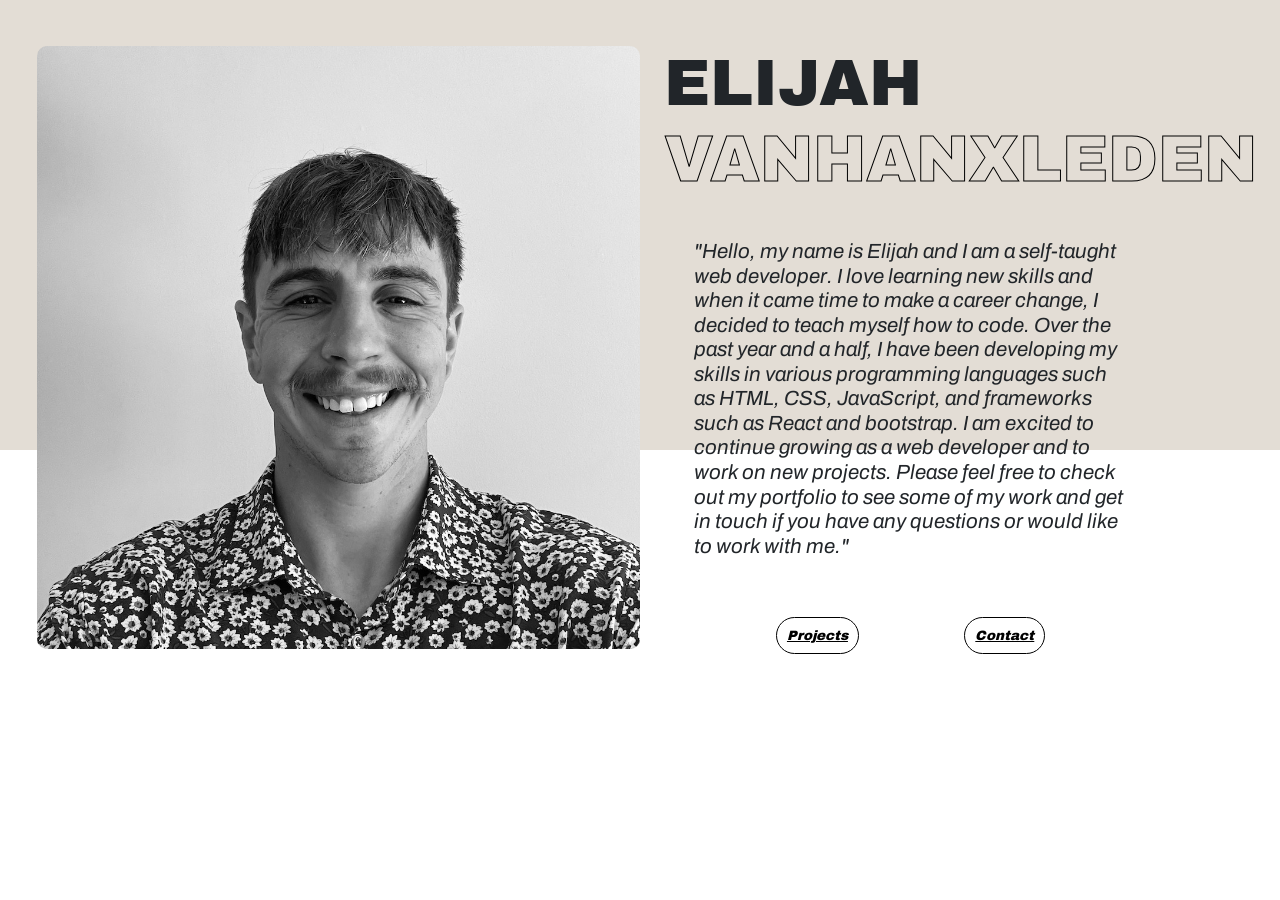
<file: index.html>
<!doctype html>
<html lang="en">
  <head>
    <meta charset="utf-8">
    <meta name="viewport" content="width=device-width, initial-scale=1">
    <title>ElijahVanHanxledn</title>
    
    <link href="https://cdn.jsdelivr.net/npm/bootstrap@5.3.0-alpha1/dist/css/bootstrap.min.css" rel="stylesheet" integrity="sha384-GLhlTQ8iRABdZLl6O3oVMWSktQOp6b7In1Zl3/Jr59b6EGGoI1aFkw7cmDA6j6gD" crossorigin="anonymous">
    <link rel="stylesheet" href="index.css">
    <link rel="preconnect" href="https://fonts.googleapis.com">
    <link rel="preconnect" href="https://fonts.gstatic.com" crossorigin>    
    <link href="https://fonts.googleapis.com/css2?family=Archivo+Black&family=Archivo:ital,wght@0,100;0,500;1,500&display=swap" rel="stylesheet">
  </head>
  <body>
    <div class="container text-center">
        <div class="row">
          <div class="left">
            <img src="IMG_5951.jpg" alt="">
          </div>
          <div class="right">
            <h1>ELIJAH</h1> <h1 id="outline">VANHANXLEDEN</h1>
            <p>"Hello, my name is Elijah and I am a self-taught web developer. I love learning new skills and when it came time to make a career change, I decided to teach myself how to code.
              Over the past year and a half, I have been developing my skills in various programming languages such as HTML, CSS, JavaScript, and frameworks such as React and bootstrap.
              I am excited to continue growing as a web developer and to work on new projects. Please feel free to check out my portfolio to see some of my work and get in touch if you have any questions or would like to work with me."
              
            </div>
          <div class="links">
            <a class="nextPage" href="./page2.html">Projects</a>
            <a class="email" href = "mailto: elijahvanhanxleden@gmail.com">Contact</a>
          </div>
        </div>
      </div>
      
    <script src="https://cdn.jsdelivr.net/npm/bootstrap@5.3.0-alpha1/dist/js/bootstrap.bundle.min.js" integrity="sha384-w76AqPfDkMBDXo30jS1Sgez6pr3x5MlQ1ZAGC+nuZB+EYdgRZgiwxhTBTkF7CXvN" crossorigin="anonymous"></script>
  </body>
</html>
</file>
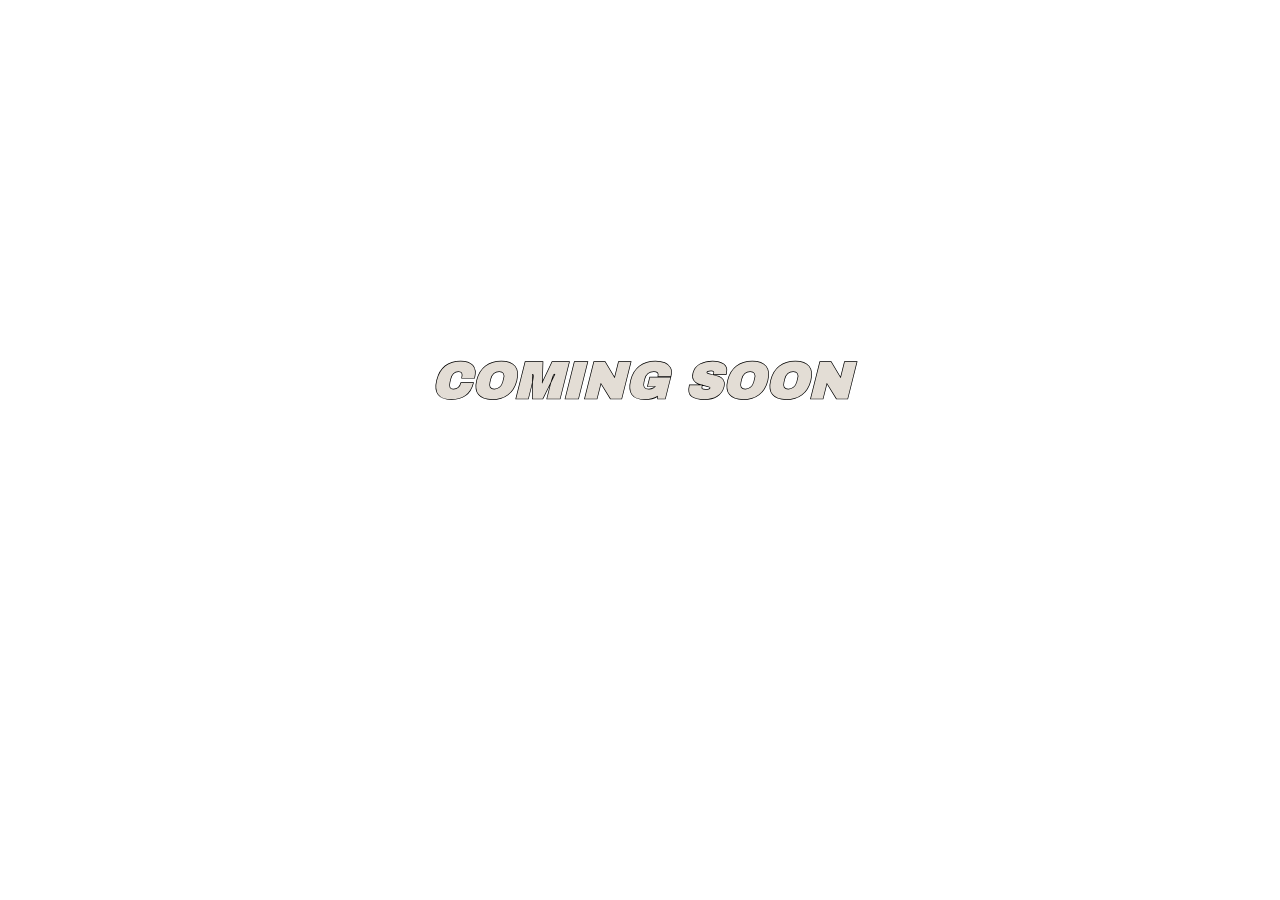
<file: page2.html>
<html lang="en">
<head>
    <meta charset="UTF-8">
    <meta http-equiv="X-UA-Compatible" content="IE=edge">
    <meta name="viewport" content="width=device-width, initial-scale=1.0">
    <title>Document</title>
    <link rel="stylesheet" href="page2.css">
    <link rel="preconnect" href="https://fonts.googleapis.com">
    <link rel="preconnect" href="https://fonts.gstatic.com" crossorigin>    
    <link href="https://fonts.googleapis.com/css2?family=Archivo+Black&family=Archivo:ital,wght@0,100;0,500;1,500&display=swap" rel="stylesheet">
</head>
<body>
    <div class="text">
        <h1>COMING SOON</h1>
    </div>
</body>
</html>
</file>
<file: index.css>
html {

    height: 100%;

}
body{

    margin: 0;
    padding: 0;
    width: 100%;
    min-height: 100%;
    background: linear-gradient(
      to bottom,
      #E3DDD5 0%,
      #E3DDD5 50%,
      white 50%,
      white 100%
      
    );
    background-repeat: no-repeat;

}

.left {

   width: 60%;
   height: 100%;
   

} 
 .left img {

   width: 100%;
   height: 60%;
   border-radius: 10px;

}

.right {

    width: 40%;
    height: 100%;
    text-align: left;
    padding-top: 25px;
 
}
.right h1 {

    padding-top: 10%;
    font-family: 'Archivo Black', sans-serif;
    font-size: 4.5vw;
    margin: 0;
    padding: 0;
    
}
#outline {

    font-family: 'Archivo Black', sans-serif;
	color: #E3DDD5;
	-webkit-text-stroke-width: 1px;
    -webkit-text-stroke-color: black;
    margin: 0;
    padding: 0;
    
}

p {
    
    font-family: 'Archivo', sans-serif;
    font-size: 2.7vw;
    padding-top: 10%;
    line-height: 120%;

  }
  
  @media (max-width: 576px) { 
    body{

       background: white;

    }
   .left {

    width: 100%;
    height: 50%;
    margin-left: 1%;
    margin-top: -2%;
    padding: 20px;
    
    
 } 
  .left img {
    
    width: 100%;
    height: 100%;

 }
 .right {

     width: 100%;
     height: 110%;
     text-align: left;
     margin-top: -70px;
    
 }

 .right h1 {

     font-family: 'Archivo Black', sans-serif;
     font-size: 7vw;
     background-color:white ;
     width: 34%;
     margin-top: -8px;
     border-top-right-radius: 7px;
     padding-left: 10px;
     padding-bottom: 3px;
    
     
 }
 #outline {

     font-family: 'Archivo Black', sans-serif;
     color: #E3DDD5;
     -webkit-text-stroke-width: 1px;
     -webkit-text-stroke-color: black;
     margin: 0;
     padding-left: 10px;
     
 }
 
 p {
     
     font-family: 'Archivo', sans-serif;
     font-style: italic;
     margin: 0px 35px 35px 35px;
     font-size: 3.5vw;
     padding-top: 5%;
     line-height: 150%;   

   }

   .links {

    font-family: 'Archivo Black', sans-serif;
    font-style: oblique;
    font-size: 1.5vh;
    
    
   }

   .nextPage {

    color: black;
    margin: 10%;
    padding: 10px;
    border-style: solid;
    border-width: 1px;
    border-radius: 35px;
    outline: black 1px;

   }

   .email {

    color: black;
    margin: 10%;
    padding: 10px;
    border-style: solid;
    border-width: 1px;
    border-radius: 35px;
    outline: black 1px;

   }
 }
 @media (min-width: 576px) and (max-width: 768px){ 
    html {

        height: 100%;

    }

    body{

        margin: 0;
        padding: 0;
        width: 100%;
        min-height: 100%;
        background: linear-gradient(
          to bottom,
          #E3DDD5 0%,
          #E3DDD5 50%,
          white 50%,
          white 100%
          
        );
        background-repeat: no-repeat;

    }
    
    .left {

        width: 100%;
        height: 50%;
        margin: 0;
        padding-top: 10%;
       
    } 
     .left img {

        width: 100%;
        height: 50%;
        border-radius: 10px;

    }
    .right {

        width: 100%;
        height: 50%;
        
    }
    .right h1 {
    
        font-family: 'Archivo Black', sans-serif;
        font-size: 7vw;
        margin-top: -540px;
        width: 4.2em;
        padding-left: 5px;
            
    }

    #outline {

    
        font-family: 'Archivo Black', sans-serif;
        color: #E3DDD5;
        -webkit-text-stroke-width: 1px;
        -webkit-text-stroke-color: black;
        margin-top: -15px;
        padding-bottom: 75%;
        padding-left: 5px;
        
    }
    
    p {
        
        font-family: 'Archivo', sans-serif;
        font-style: italic;
        font-size: 3vw;
        line-height: 120%;  
        margin: 30px; 

      }

.links {

    font-family: 'Archivo Black', sans-serif;
    font-style: oblique;
    font-size: 1.5vh;
    
   }

   .nextPage {

    color: black;
    margin: 10%;
    padding: 10px;
    border-style: solid;
    border-width: 1px;
    border-radius: 35px;
    outline: black 1px;

   }

   .email {

    color: black;
    margin: 10%;
    padding: 10px;
    border-style: solid;
    border-width: 1px;
    border-radius: 35px;
    outline: black 1px;

   }
  }

@media (min-width: 768px) {

    html {

        height: 100%;

    }

    body{

        margin: 0;
        padding: 0;
        width: 100%;
        min-height: 100%;
        background: linear-gradient(
          to bottom,
          #E3DDD5 0%,
          #E3DDD5 50%,
          white 50%,
          white 100%
          
        );
        background-repeat: no-repeat;

    }
    
    .left {

        width: 100%;
        height: 50%;
        margin: 0;
        padding-top: 10%;
       
    } 

     .left img {

        width: 100%;
        height: 50%;
        border-radius: 10px;

    }

    .right {

        width: 100%;
        height: 50%;
        

    }

    .right h1 {
    
        font-family: 'Archivo Black', sans-serif;
        font-size: 7vw;
        margin-top: -720px;
        width: 4.2em;
        padding-left: 5px;
        
        

        
    }

    #outline {

    
        font-family: 'Archivo Black', sans-serif;
        color: #E3DDD5;
        -webkit-text-stroke-width: 1px;
        -webkit-text-stroke-color: black;
        margin-top: -15px;
        padding-bottom: 75%;
        padding-left: 5px;
        
    }
    
    p {
        
        font-family: 'Archivo', sans-serif;
        font-style: italic;
        font-size: 2.3vw;
        line-height: 120%;  
        margin: 30px; 

      }

      .links {

        font-family: 'Archivo Black', sans-serif;
        font-style: oblique;
        font-size: 1.5vh;
        
       }
    
       .nextPage {
    
        color: black;
        margin: 10%;
        padding: 10px;
        border-style: solid;
        border-width: 1px;
        border-radius: 35px;
        outline: black 1px;

       }
    
       .email {
    
        color: black;
        margin: 10%;
        padding: 10px;
        border-style: solid;
        border-width: 1px;
        border-radius: 35px;
        outline: black 1px;
    
       }
  }
  @media (min-width: 992px) { 
    
    html {

        height: 100%
        
    }

    body{

        margin: 0;
        padding: 0;
        width: 100%;
        min-height: 100%;
        background: linear-gradient(
          to bottom,
          #E3DDD5 0%,
          #E3DDD5 50%,
          white 50%,
          white 100%
          
        );
        background-repeat: no-repeat;

    }
    
    .left {

       width: 55%;
       height: 100%;
       padding-top: 25px;
       margin-left: -45px;
       padding-top: 4%;

    } 
     .left img {

       width: 100%;
       height: 60%;

    }

    .right {

        width: 45%;
        height: 100%;
        text-align: left;
        padding-top: 4%;
       
    }

    .right h1 {

        padding-top: 0%;
        font-family: 'Archivo Black', sans-serif;
        font-size: 5vw;
        margin: 0;
        padding: 0;
        background: #E3DDD5;
        
    }

    #outline {
         
        font-family: 'Archivo Black', sans-serif;
        color: #E3DDD5;
        -webkit-text-stroke-width: 1px;
        -webkit-text-stroke-color: black;
        margin: 0;
        padding: 0;
        
    }
    
    p {
        
        font-family: 'Archivo', sans-serif;
        font-style: italic ;
        font-size: 1.6vw;
        padding-top: 2%;
        padding-bottom: 25px;
        line-height: 120%;

      }

      .links {

        font-family: 'Archivo Black', sans-serif;
        font-style: oblique; 
        font-size: 1.5vh;
        text-align: right; 
        margin-top: -2%;
        padding-right: 10%; 
        
        
        
       }
    
       .nextPage {
    
        color: black;
        margin: 5%;
        padding: 10px;
        border-style: solid;
        border-width: 1px;
        border-radius: 35px;
        outline: black 1px;

       }
    
       .email {
    
        color: black;
        margin: 5%;
        padding: 10px;
        border-style: solid;
        border-width: 1px;
        border-radius: 35px;
        outline: black 1px;
    
       }
    }
</file>
<file: page2.css>
@media (max-width: 576px) {

html {
    width: 100%;
    height: 100%;
}
body{

    margin: 0;
    padding: 0;
    width: 100%;
    min-height: 100%;
    background: white;

}

.text {

    text-align: center;
    font-family: 'Archivo Black', sans-serif;
    font-style: italic;
    font-size: 3vw;
    color: #E3DDD5; 
    -webkit-text-stroke-width: .7px;
    -webkit-text-stroke-color: black;
    padding-top: 75%;

    }
}

@media (min-width: 576px) and (max-width: 768px) {
    
    html {
        width: 100%;
        height: 100%;
    }
    body{
    
        margin: 0;
        padding: 0;
        width: 100%;
        min-height: 100%;
        background: white;
    
    }
    
    .text {
    
        text-align: center;
        font-family: 'Archivo Black', sans-serif;
        font-style: italic;
        font-size: 3vw;
        color: #E3DDD5; 
        -webkit-text-stroke-width: .7px;
        -webkit-text-stroke-color: black;
        padding-top: 50%;
    
        }

}

@media (min-width: 768px) {

    html {
        width: 100%;
        height: 100%;
    }
    body{
    
        margin: 0;
        padding: 0;
        width: 100%;
        min-height: 100%;
        background: white;
    
    }
    
    .text {
    
        text-align: center;
        font-family: 'Archivo Black', sans-serif;
        font-style: italic;
        font-size: 2vw;
        color: #E3DDD5; 
        -webkit-text-stroke-width: .7px;
        -webkit-text-stroke-color: black;
        padding-top: 50%;
    
        }
}

@media (min-width: 992px) { 

    html {
        width: 100%;
        height: 100%;
    }
    body{
    
        margin: 0;
        padding: 0;
        width: 100%;
        min-height: 100%;
        background: white;
    
    }
    
    .text {
    
        text-align: center;
        font-family: 'Archivo Black', sans-serif;
        font-style: italic;
        font-size: 2vw;
        color: #E3DDD5; 
        -webkit-text-stroke-width: .7px;
        -webkit-text-stroke-color: black;
        padding-top: 25%;
    
        }
}
</file>
